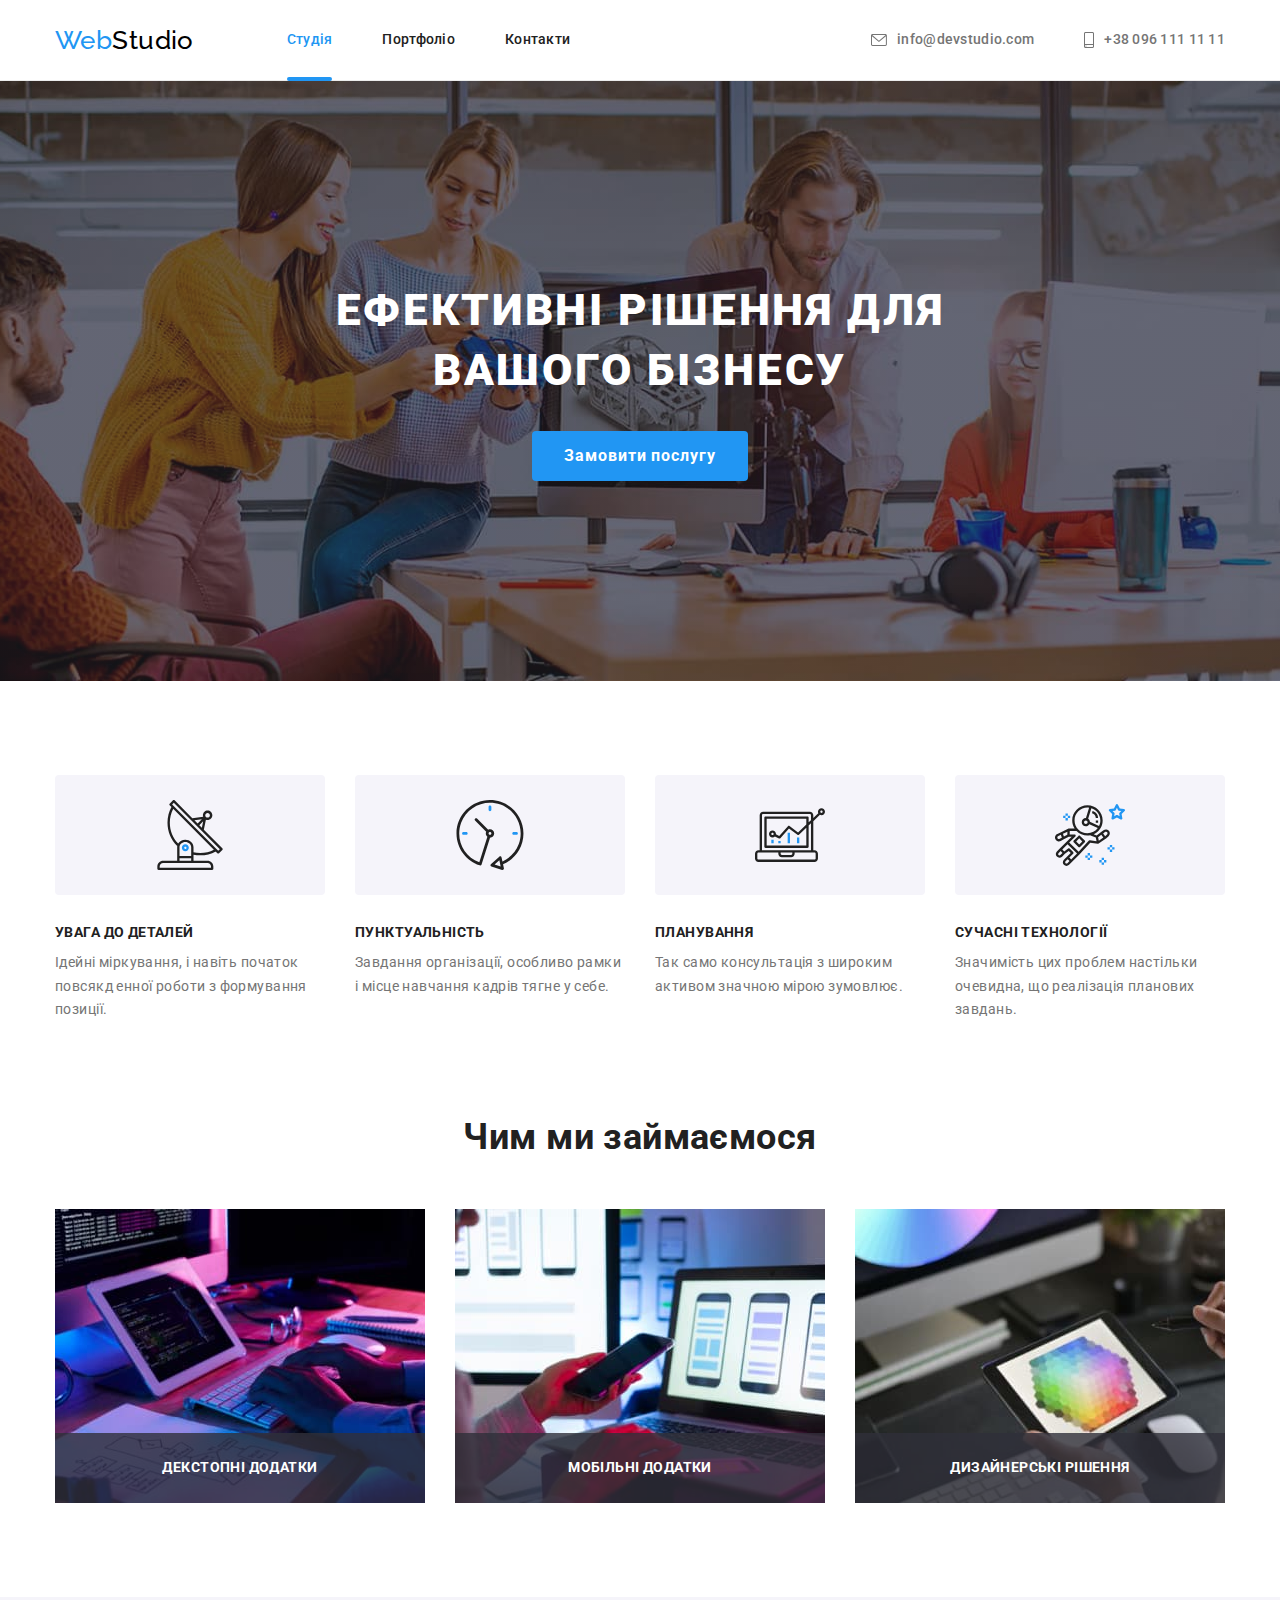
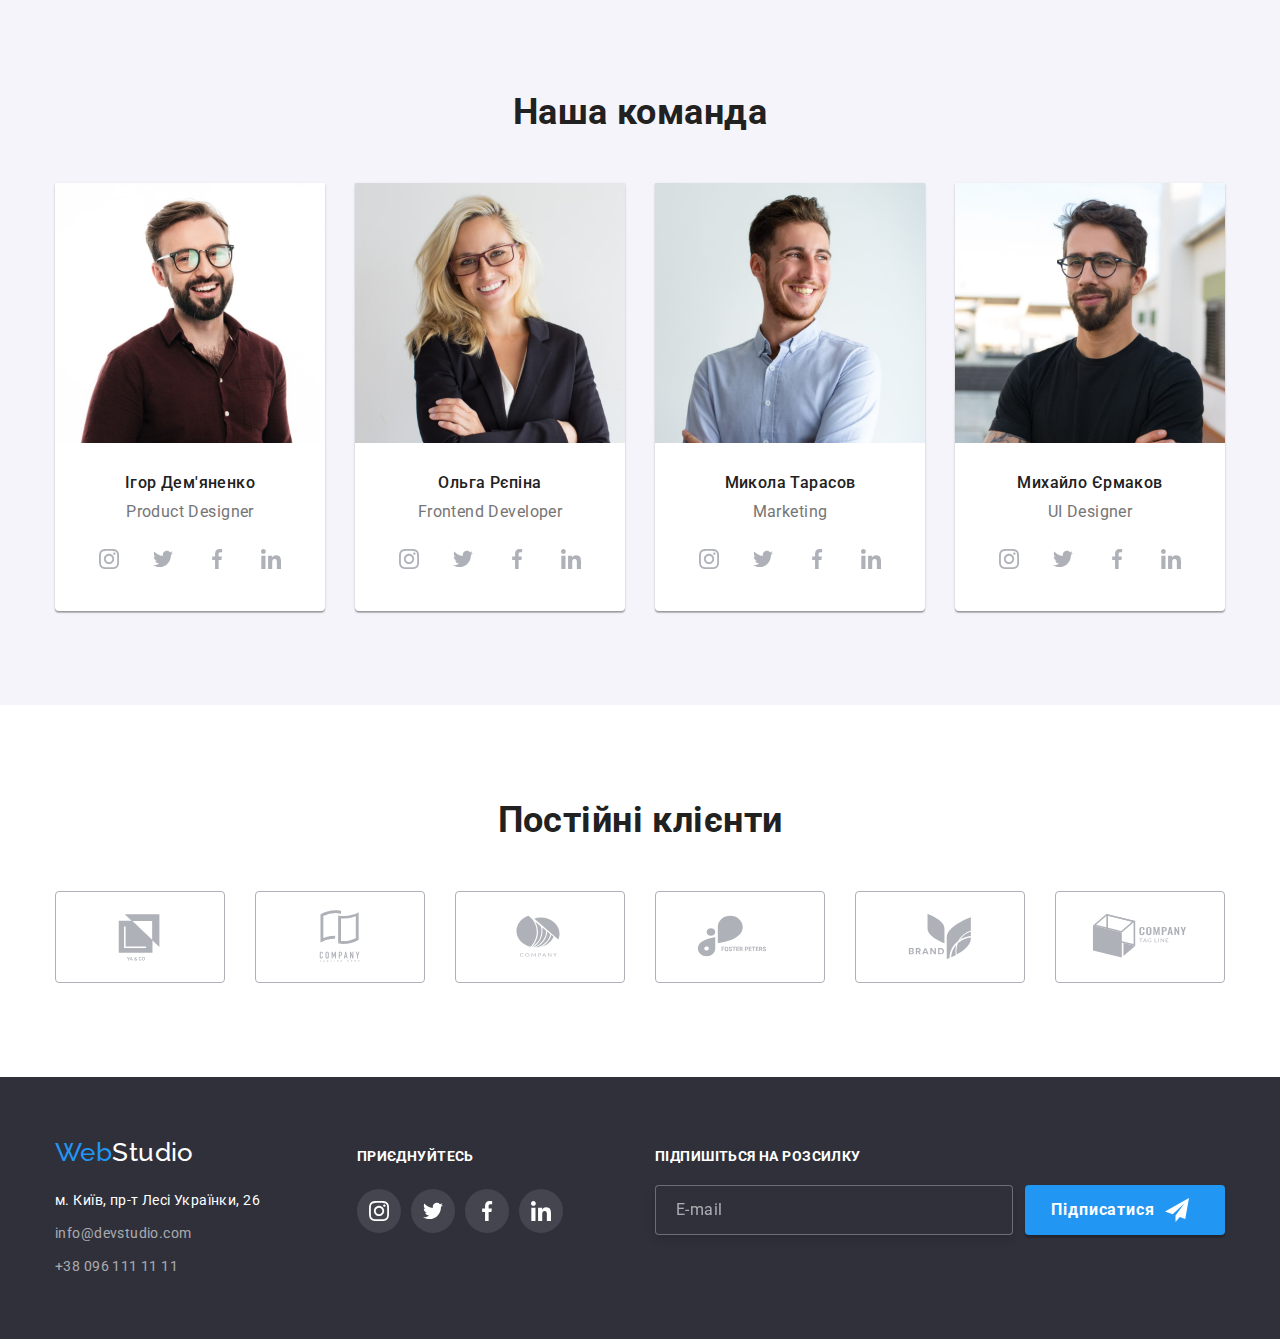
<file: index.html>
<!DOCTYPE html>
<html lang="uk">
  <head>
    <meta charset="UTF-8" />
    <meta http-equiv="X-UA-Compatible" content="IE=edge" />
    <meta name="viewport" content="width=device-width, initial-scale=1.0" />
    <title>WebStudio</title>
    <link
      href="https://fonts.googleapis.com/css2?family=Raleway:wght@700&family=Roboto:wght@400;500;700;900&display=swap"
      rel="stylesheet"
    />
    <link
      rel="stylesheet"
      href="https://cdn.jsdelivr.net/npm/modern-normalize@1.1.0/modern-normalize.min.css"
    />
        <link rel="stylesheet" href="./css/main.min.css" />
  </head>

  <body>
    <!-- Header -->
    <header class="page-header">
      <div class="container page-header-container">
        <a class="logo" href="./index.html"
          ><span class="logo__part-web">Web</span>Studio</a
        >
        <!-- Nav -->
        <nav class="page-navigation">
          <ul class="list menu">
            <li class="menu__item">
              <a class="menu__link menu__link_current" href="./index.html">Студія</a>
            </li>
            <li class="menu__item">
              <a class="menu__link" href="./portfolio.html">Портфоліо</a>
            </li>
            <li class="menu__item">
              <a class="menu__link" href="">Контакти</a>
            </li>
          </ul>
        </nav>

        <ul class="list contacts">
          <li>
            <a class="contacts__email-header" href="mailto:info@devstudio.com">
              <svg class="email-header__icon" width="16" height="12">
                <use href="./images/icons.svg#icon-email"></use></svg
              >info@devstudio.com</a
            >
          </li>
          <li>
            <a class="contacts__phone-header" href="tel:+380961111111">
              <svg class="phone-header__icon" width="10" height="16">
                <use href="./images/icons.svg#icon-phone"></use></svg
              >+38 096 111 11 11</a
            >
          </li>
        </ul>
      </div>
    </header>
    <!-- Main -->
    <main>
      <!-- Section 1 -->
      <section class="hero">
        <div class="container">
          <h1 class="hero-title">Ефективні рішення для вашого бізнесу</h1>
          <button type="button" class="modal-button" data-modal-open>
            Замовити послугу
          </button>
        </div>
      </section>

      <!--Section 2  -->
      <section class="section">
        <div class="container container-benefits">
          <h2 class="visually-hidden">Наші переваги</h2>
          <ul class="list benefits-menu">
            <li class="benefits-menu__item">
              <div class="benefits-menu__icon">
                <svg width="70" height="70">
                  <use href="./images/icons.svg#icon-antenna"></use>
                </svg>
              </div>
              <h3 class="benefits-menu__title">УВАГА ДО ДЕТАЛЕЙ</h3>
              <p class="benefits-menu__text">
                Ідейні міркування, і навіть початок повсякд енної роботи з
                формування позиції.
              </p>
            </li>

            <li class="benefits-menu__item">
              <div class="benefits-menu__icon">
                <svg width="70" height="70">
                  <use href="./images/icons.svg#icon-clock"></use>
                </svg>
              </div>
              <h3 class="benefits-menu__title">ПУНКТУАЛЬНІСТЬ</h3>
              <p class="benefits-menu__text">
                Завдання організації, особливо рамки і місце навчання кадрів
                тягне у себе.
              </p>
            </li>
            <li class="benefits-menu__item">
              <div class="benefits-menu__icon">
                <svg width="70" height="70">
                  <use href="./images/icons.svg#icon-diagram"></use>
                </svg>
              </div>
              <h3 class="benefits-menu__title">ПЛАНУВАННЯ</h3>
              <p class="benefits-menu__text">
                Так само консультація з широким активом значною мірою зумовлює.
              </p>
            </li>
            <li class="benefits-menu__item">
              <div class="benefits-menu__icon">
                <svg width="70" height="70">
                  <use href="./images/icons.svg#icon-astronaut"></use>
                </svg>
              </div>
              <h3 class="benefits-menu__title">СУЧАСНІ ТЕХНОЛОГІЇ</h3>
              <p class="benefits-menu__text">
                Значимість цих проблем настільки очевидна, що реалізація
                планових завдань.
              </p>
            </li>
          </ul>
        </div>
      </section>

      <!--Section 3  -->
      <section class="work-section">
        <div class="container">
          <h2 class="secondary-title">Чим ми займаємося</h2>
          <ul class="list work">
            <li class="work__img">
              <div class="work__overlay-img">
                <img src="./images/leptop.jpg" alt="ноутбук" width="370" />
                <p class="work__text-img">Декстопні додатки</p>
              </div>
            </li>

            <li class="work__img">
              <div class="work__overlay-img">
                <img src="./images/smartfon.jpg" alt="смартфон" width="370" />
                <p class="work__text-img">Мобільні додатки</p>
              </div>
            </li>

            <li class="work__img">
              <div class="work__overlay-img">
                <img src="./images/tablet.jpg" alt="планшет" width="370" />
                <p class="work__text-img">Дизайнерські рішення</p>
              </div>
            </li>
          </ul>
        </div>
      </section>

      <!-- Section 4 -->
      <section class="section team-section">
        <div class="container">
          <h2 class="secondary-title">Наша команда</h2>
          <ul class="list team">
            <li class="team__person-card">
              <img src="./images/foto1.jpg" alt="Ігор Дем'яненко" width="270" />
              <div class="team__description-person-card">
                <h3 class="team__name-person">Ігор Дем'яненко</h3>
                <p class="team__profession-person" lang="en">Product Designer</p>
                <ul class="social-list list">
                  <li>
                    <a href="" class="social-list__link">
                      <svg
                        lang="en"
                        aria-label="instagram"
                        class="social-list__icon"
                      >
                        <use href="./images/icons.svg#icon-instagram"></use>
                      </svg>
                    </a>
                  </li>
                  <li>
                    <a href="" class="social-list__link">
                      <svg
                        lang="en"
                        aria-label="twitter"
                        class="social-list__icon"
                      >
                        <use href="./images/icons.svg#icon-twitter"></use>
                      </svg>
                    </a>
                  </li>
                  <li>
                    <a href="" class="social-list__link">
                      <svg
                        lang="en"
                        aria-label="facebook"
                        class="social-list__icon"
                      >
                        <use href="./images/icons.svg#icon-facebook"></use>
                      </svg>
                    </a>
                  </li>
                  <li>
                    <a href="" class="social-list__link">
                      <svg
                        lang="en"
                        aria-label="linkedin"
                        class="social-list__icon"
                      >
                        <use href="./images/icons.svg#icon-linkedin"></use>
                      </svg>
                    </a>
                  </li>
                </ul>
              </div>
            </li>

            <li class="team__person-card">
              <img src="./images/foto2.jpg" alt="Ольга Рєпіна" width="270" />
              <div class="team__description-person-card">
                <h3 class="team__name-person">Ольга Рєпіна</h3>
                <p class="team__profession-person" lang="en">Frontend Developer</p>
                <ul class="social-list list">
                  <li>
                    <a href="" class="social-list__link">
                      <svg
                        lang="en"
                        aria-label="instagram"
                        class="social-list__icon"
                      >
                        <use href="./images/icons.svg#icon-instagram"></use>
                      </svg>
                    </a>
                  </li>
                  <li>
                    <a href="" class="social-list__link">
                      <svg
                        lang="en"
                        aria-label="twitter"
                        class="social-list__icon"
                      >
                        <use href="./images/icons.svg#icon-twitter"></use>
                      </svg>
                    </a>
                  </li>
                  <li>
                    <a href="" class="social-list__link">
                      <svg
                        lang="en"
                        aria-label="facebook"
                        class="social-list__icon"
                      >
                        <use href="./images/icons.svg#icon-facebook"></use>
                      </svg>
                    </a>
                  </li>
                  <li>
                    <a href="" class="social-list__link">
                      <svg
                        lang="en"
                        aria-label="linkedin"
                        class="social-list__icon"
                      >
                        <use href="./images/icons.svg#icon-linkedin"></use>
                      </svg>
                    </a>
                  </li>
                </ul>
              </div>
            </li>

            <li class="team__person-card">
              <img src="./images/foto3.jpg" alt="Микола Тарасов" width="270" />
              <div class="team__description-person-card">
                <h3 class="team__name-person">Микола Тарасов</h3>
                <p class="team__profession-person" lang="en">Marketing</p>
                <ul class="social-list list">
                  <li>
                    <a href="" class="social-list__link">
                      <svg
                        lang="en"
                        aria-label="instagram"
                        class="social-list__icon"
                      >
                        <use href="./images/icons.svg#icon-instagram"></use>
                      </svg>
                    </a>
                  </li>
                  <li>
                    <a href="" class="social-list__link">
                      <svg
                        lang="en"
                        aria-label="twitter"
                        class="social-list__icon"
                      >
                        <use href="./images/icons.svg#icon-twitter"></use>
                      </svg>
                    </a>
                  </li>
                  <li>
                    <a href="" class="social-list__link">
                      <svg
                        lang="en"
                        aria-label="facebook"
                        class="social-list__icon"
                      >
                        <use href="./images/icons.svg#icon-facebook"></use>
                      </svg>
                    </a>
                  </li>
                  <li>
                    <a href="" class="social-list__link">
                      <svg
                        lang="en"
                        aria-label="linkedin"
                        class="social-list__icon"
                      >
                        <use href="./images/icons.svg#icon-linkedin"></use>
                      </svg>
                    </a>
                  </li>
                </ul>
              </div>
            </li>

            <li class="team__person-card">
              <img src="./images/foto4.jpg" alt="Михайло Єрмаков" width="270" />
              <div class="team__description-person-card">
                <h3 class="team__name-person">Михайло Єрмаков</h3>
                <p class="team__profession-person" lang="en">UI Designer</p>
                <ul class="social-list list">
                  <li>
                    <a href="" class="social-list__link">
                      <svg
                        lang="en"
                        aria-label="instagram"
                        class="social-list__icon"
                      >
                        <use href="./images/icons.svg#icon-instagram"></use>
                      </svg>
                    </a>
                  </li>
                  <li>
                    <a href="" class="social-list__link">
                      <svg
                        lang="en"
                        aria-label="twitter"
                        class="social-list__icon"
                      >
                        <use href="./images/icons.svg#icon-twitter"></use>
                      </svg>
                    </a>
                  </li>
                  <li>
                    <a href="" class="social-list__link">
                      <svg
                        lang="en"
                        aria-label="facebook"
                        class="social-list__icon"
                      >
                        <use href="./images/icons.svg#icon-facebook"></use>
                      </svg>
                    </a>
                  </li>
                  <li>
                    <a href="" class="social-list__link">
                      <svg
                        lang="en"
                        aria-label="linkedin"
                        class="social-list__icon"
                      >
                        <use href="./images/icons.svg#icon-linkedin"></use>
                      </svg>
                    </a>
                  </li>
                </ul>
              </div>
            </li>
          </ul>
        </div>
      </section>
      <!-- Section 5 -->
      <section class="section">
        <div class="container">
          <h2 class="secondary-title">Постійні клієнти</h2>
          <ul class="list clients-menu">
            <li>
              <a
                class="clients-menu__link"
                href=""
                rel="noopener nooferrer"
                target="_blank"
                aria-label="logo1"
              >
                <svg class="clients-menu__icon" width="106" height="60">
                  <use href="./images/icons.svg#icon-Logo1"></use>
                </svg>
              </a>
            </li>
            <li>
              <a
                class="clients-menu__link"
                href=""
                rel="noopener nooferrer"
                target="_blank"
                aria-label="logo1"
              >
                <svg class="clients-menu__icon" width="106" height="60">
                  <use href="./images/icons.svg#icon-Logo2"></use>
                </svg>
              </a>
            </li>
            <li>
              <a
                class="clients-menu__link"
                href=""
                rel="noopener nooferrer"
                target="_blank"
                aria-label="logo1"
              >
                <svg class="clients-menu__icon" width="106" height="60">
                  <use href="./images/icons.svg#icon-Logo3"></use>
                </svg>
              </a>
            </li>
            <li>
              <a
                class="clients-menu__link"
                href=""
                rel="noopener nooferrer"
                target="_blank"
                aria-label="logo1"
              >
                <svg class="clients-menu__icon" width="106" height="60">
                  <use href="./images/icons.svg#icon-Logo4"></use>
                </svg>
              </a>
            </li>
            <li>
              <a
                class="clients-menu__link"
                href=""
                rel="noopener nooferrer"
                target="_blank"
                aria-label="logo1"
              >
                <svg class="clients-menu__icon" width="106" height="60">
                  <use href="./images/icons.svg#icon-Logo5"></use>
                </svg>
              </a>
            </li>
            <li>
              <a
                class="clients-menu__link"
                href=""
                rel="noopener nooferrer"
                target="_blank"
                aria-label="logo1"
              >
                <svg class="clients-menu__icon" width="106" height="60">
                  <use href="./images/icons.svg#icon-Logo6"></use>
                </svg>
              </a>
            </li>
          </ul>
        </div>
      </section>
    </main>

    <!-- Footer -->
    <footer class="footer-studio">
      <div class="container general-footer">
        <div class="contacts-footer">
          <a class="logo" href="./index.html"
            ><span class="logo__part-web">Web</span
            ><span class="logo__part-studio">Studio</span></a
          >
          <address class="footer-address">
            <ul class="list">
              <li class="footer-address__item">
                <a
                  class="footer-address__address"
                  href="https://goo.gl/maps/8H2E5bX3g8Qr2Y2R6"
                  target="_blank"
                  rel="noopener noreferrer nofollow "
                  >м. Київ, пр-т Лесі Українки, 26</a
                >
              </li>
              <li class="footer-address__item">
                <a class="footer-address__email" href="mailto:info@devstudio.com"
                  >info@devstudio.com</a
                >
              </li>
              <li class="footer-address__item">
                <a class="footer-address__phone" href="tel:+380961111111"
                  >+38 096 111 11 11</a
                >
              </li>
            </ul>
          </address>
        </div>
        <div class="social-footer">
          <strong class="title-social-list-footer">Приєднуйтесь</strong>
          <ul class="footer-social-list list">
            <li>
              <a href="" class="footer-social__link">
                <svg
                  lang="en"
                  aria-label="instagram icon"
                  class="footer-social__icon"
                >
                  <use href="./images/icons.svg#icon-instagram"></use>
                </svg>
              </a>
            </li>
            <li>
              <a href="" class="footer-social__link">
                <svg
                  lang="en"
                  aria-label="twitter icon"
                  class="footer-social__icon"
                >
                  <use href="./images/icons.svg#icon-twitter"></use>
                </svg>
              </a>
            </li>
            <li>
              <a href="" class="footer-social__link">
                <svg
                  lang="en"
                  aria-label="facebook icon"
                  class="footer-social__icon"
                >
                  <use href="./images/icons.svg#icon-facebook"></use>
                </svg>
              </a>
            </li>
            <li>
              <a href="" class="footer-social__link">
                <svg
                  lang="en"
                  aria-label="linkedin icon"
                  class="footer-social__icon"
                >
                  <use href="./images/icons.svg#icon-linkedin"></use>
                </svg>
              </a>
            </li>
          </ul>
        </div>
        <div class="submit-footer">
          <p class="title-submit-footer">Підпишіться на розсилку</p>

          <form class="subscription-form">
            <label>
              <input
                type="email"
                class="subscription-form__btn-email"
                name="email"
                placeholder="E-mail"
              />
            </label>
            <button type="submit" class="subscription-form__btn">
              Підписатися
              <svg class="icon-send" width="24" height="24">
                <use href="./images/icons.svg#icon-send"></use>
              </svg>
            </button>
          </form>
        </div>
      </div>
    </footer>
    <div class="backdrop is-hidden" data-modal>
      <div class="modal">
        <button type="button" class="modal-close-btn" data-modal-close>
          <svg class="modal-close-icon" width="18" height="18">
            <use href="./images/icons.svg#icon-close"></use>
          </svg>
        </button>

        <p class="form-modal-title">Залиште свої дані, ми вам передзвонимо</p>
        <form class="modal-form">
          <label class="modal-form-field">
            <span class="modal-form-field-name">Імʼя</span>
            <span class="modal-form-input-wrapper">
              <input
                type="text"
                class="modal-form-input"
                required
                pattern="[a-zA-Zа-яА-ЯіІїЇ`ʼ]+"
                name="user_name"
                placeholder=""
              />
              <svg class="icon-form-modal">
                <use href="./images/icons.svg#icon-person-btn"></use>
              </svg>
            </span>
          </label>
          <label class="modal-form-field">
            <span class="modal-form-field-name">Телефон</span>
            <span class="modal-form-input-wrapper">
              <input
                type="tel"
                class="modal-form-input"
                required
                pattern="[0-9]{3}-[0-9]{3}-[0-9]{2}-[0-9]{2}"
                title="xxx-xxx-xx-xx"
                name="user_phone"
                placeholder=""
              />
              <svg class="icon-form-modal">
                <use href="./images/icons.svg#icon-phone-btn"></use>
              </svg>
            </span>
          </label>
          <label class="modal-form-field">
            <span class="modal-form-field-name">Пошта</span>
            <span class="modal-form-input-wrapper">
              <input
                type="email"
                class="modal-form-input"
                required
                name="user_email"
              />
              <svg class="icon-form-modal">
                <use href="./images/icons.svg#icon-email-btn"></use>
              </svg>
            </span>
          </label>
          <label class="modal-form-field">
            <span class="modal-form-field-name">Коментар</span>
            <textarea
              name="user_message"
              class="modal-form-message"
              placeholder="Введіть текст"
            ></textarea>
          </label>
          <label class="modal-form-check-field">
            <input
              type="checkbox"
              class="modal-form-check"
              name="user_policy"
              required
            />
            <svg class="modal-form-own-checkbox">
              <use
                class="modal-form-own-checkbox-icon"
                href="./images/icons.svg#icon-vector"
              ></use>
            </svg>
            Погоджуюся з розсилкою та приймаю&nbsp;<a href="" class="consent"
              >Умови договору</a
            >
          </label>
          <button type="submit" class="modal-form-sumbit">Відправити</button>
        </form>
      </div>
    </div>
    <script src="./js/modal.js"></script>
  </body>
</html>
</file>
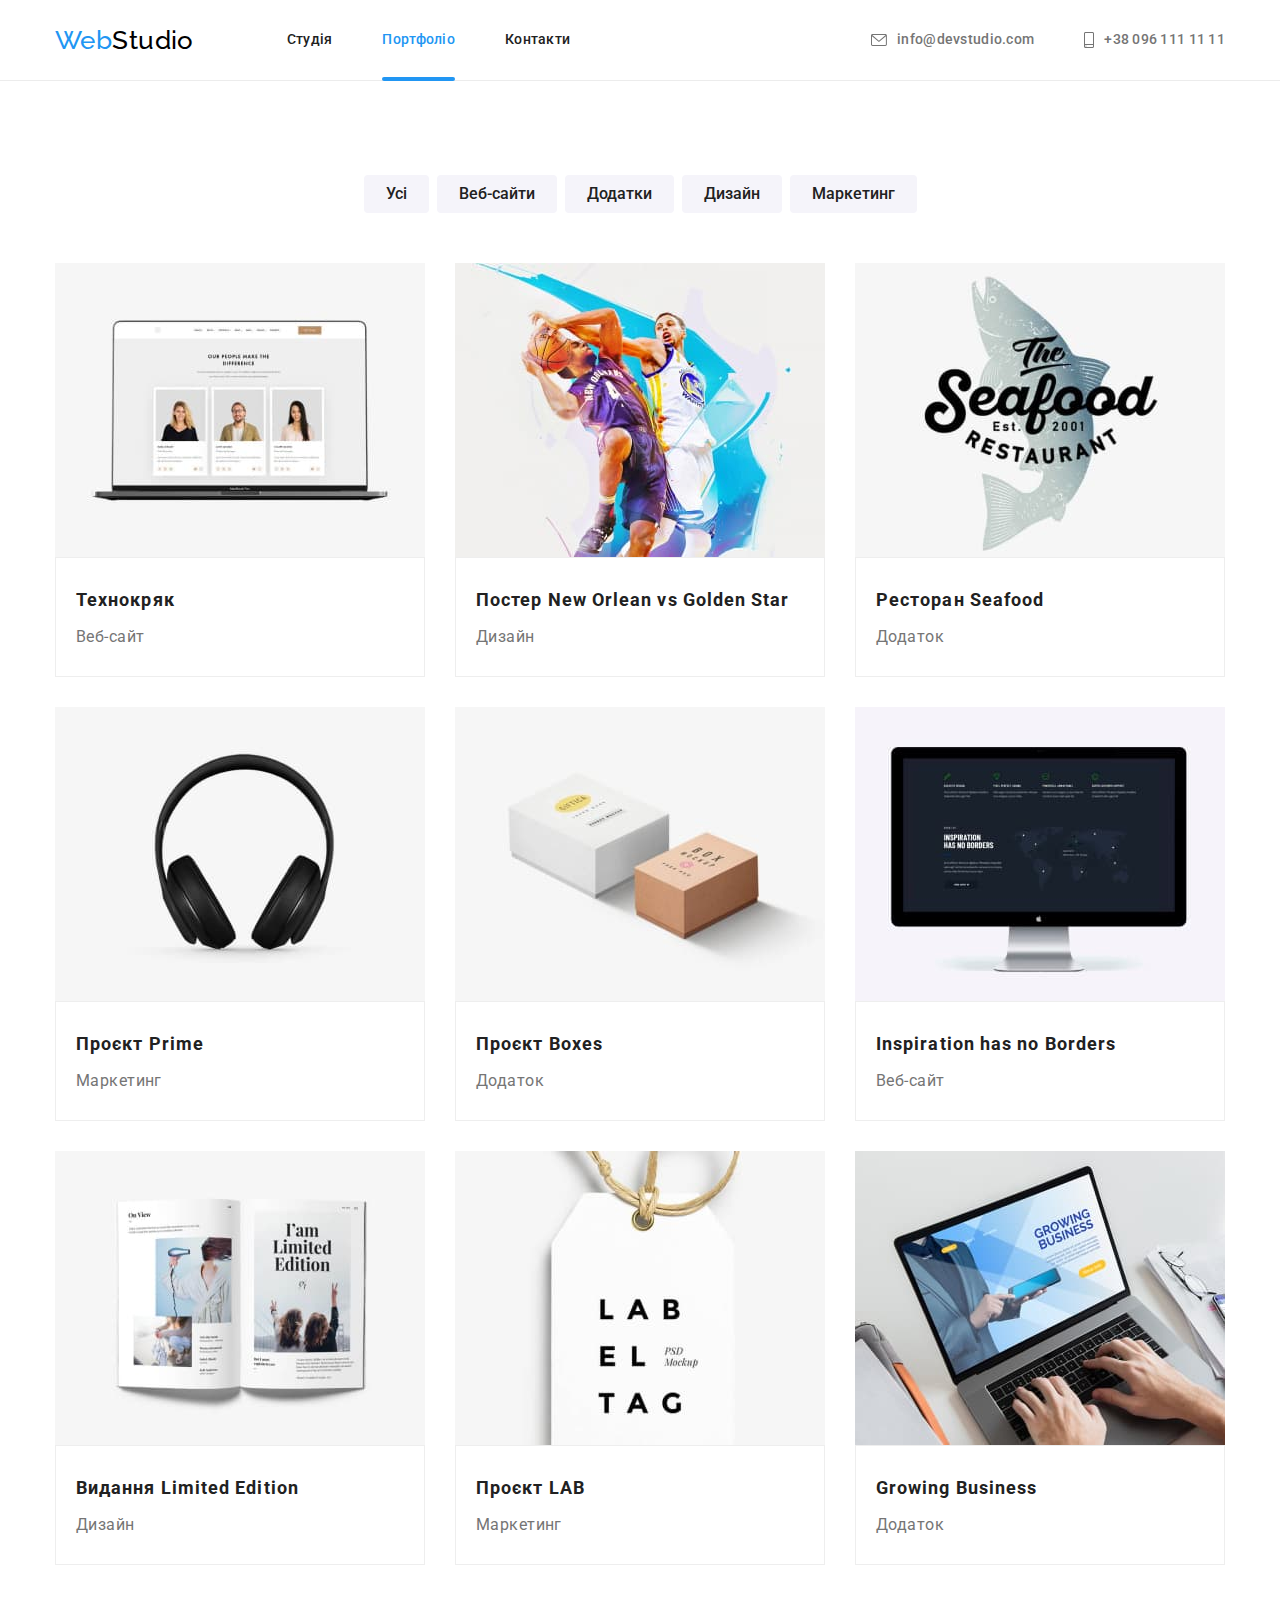
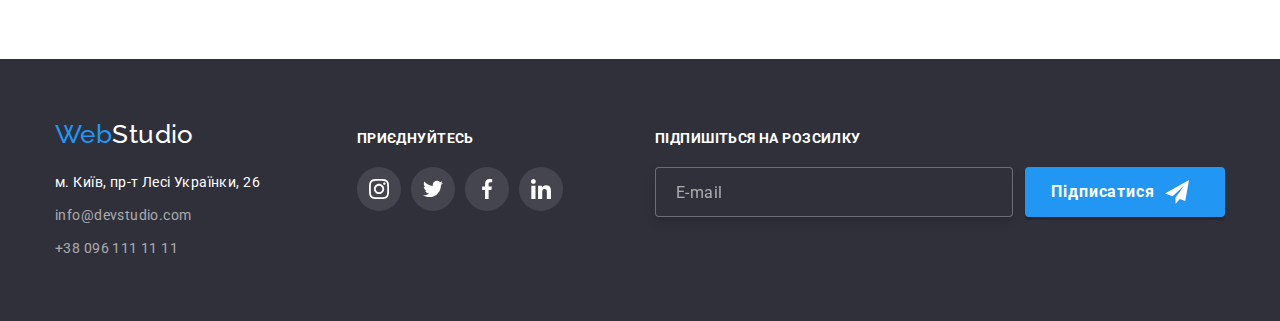
<file: portfolio.html>
<!DOCTYPE html>
<html lang="uk">
  <head>
    <meta charset="UTF-8" />
    <meta http-equiv="X-UA-Compatible" content="IE=edge" />
    <meta name="viewport" content="width=device-width, initial-scale=1.0" />
    <title>Portfolio</title>
    <link
      href="https://fonts.googleapis.com/css2?family=Raleway:wght@700&family=Roboto:wght@400;500;700;900&display=swap"
      rel="stylesheet"
    />
    <link
      rel="stylesheet"
      href="https://cdn.jsdelivr.net/npm/modern-normalize@1.1.0/modern-normalize.min.css"
    />
    <link rel="stylesheet" href="./css/main.min.css" />
  </head>

  <body>
    <!-- Header -->
    <header class="page-header">
      <div class="container page-header-container">
        <a class="logo" href="./index.html"
          ><span class="logo__part-web">Web</span>Studio</a
        >
        <!-- Nav -->
        <nav class="page-navigation">
          <ul class="list menu">
            <li class="menu__item">
              <a class="menu__link" href="./index.html">Студія</a>
            </li>
            <li class="menu__item">
              <a class="menu__link menu__link_current" href="./portfolio.html"
                >Портфоліо</a
              >
            </li>
            <li class="menu__item">
              <a class="menu__link" href="">Контакти</a>
            </li>
          </ul>
        </nav>

        <ul class="list contacts">
          <li class="">
            <a class="contacts__email-header contacts_email-header_color" href="mailto:info@devstudio.com">
              <svg class="email-header__icon email-header_icon_color" width="16" height="12">
                <use href="./images/icons.svg#icon-email"></use></svg
              >info@devstudio.com</a
            >
          </li>
          <li class="">
            <a class="contacts__phone-header contacts_phone-header_color" href="tel:+380961111111">
              <svg class="phone-header__icon phone-header_icon_color" width="10" height="16">
                <use href="./images/icons.svg#icon-phone"></use></svg
              >+38 096 111 11 11</a
            >
          </li>
        </ul>
      </div>
    </header>
    <!-- Main -->
    <main>
      <!-- Section -->
      <section class="portfolio">
        <div class="container">
          <h1 class="visually-hidden">Портфоліо</h1>
          <ul class="list portfolio-btn">
            <li>
              <button type="button" class="portfolio-btn__link">Усі</button>
            </li>
            <li>
              <button type="button" class="portfolio-btn__link">
                Веб-сайти
              </button>
            </li>
            <li>
              <button type="button" class="portfolio-btn__link">Додатки</button>
            </li>
            <li>
              <button type="button" class="portfolio-btn__link">Дизайн</button>
            </li>
            <li>
              <button type="button" class="portfolio-btn__link">
                Маркетинг
              </button>
            </li>
          </ul>

          <ul class="list portfolio-card">
            <li class="portfolio-card__bgc">
              <a href="#" class="portfolio-card__link">
                <div class="portfolio-card__overlay">
                  <img
                    src="./images/portfolio1.jpg"
                    alt="Сторінка веб-сайту, на якому зображені портфоліо Sara Orant, Luke Jacobs, Claire Olson"
                    width="370"
                  />
                  <p class="portfolio-card__overlay-description">
                    Ресурс пропонує комплексні пропозиції з різним рівнем
                    функціоналу та сервісів. Все це дозволить відвідувачу
                    отримати вичерпні відомості про компанію чи приватну особу.
                  </p>
                </div>
                <div class="portfolio-card__block">
                  <h2 class="portfolio-card__title">Технокряк</h2>
                  <p class="portfolio-card__text">Веб-сайт</p>
                </div>
              </a>
            </li>
            <li class="portfolio-card__bgc">
              <a class="portfolio-card__link" href="#">
                <div class="portfolio-card__overlay">
                  <img
                    src="./images/portfolio2.jpg"
                    alt="Постер з двома баскетболістами"
                    width="370"
                  />
                  <p class="portfolio-card__overlay-description">
                    Ресурс пропонує комплексні пропозиції з різним рівнем
                    функціоналу та сервісів. Все це дозволить відвідувачу
                    отримати вичерпні відомості про компанію чи приватну особу.
                  </p>
                </div>
                <div class="card">
                  <h2 class="portfolio-card__title">
                    Постер New Orlean vs Golden Star
                  </h2>
                  <p class="portfolio-card__text">Дизайн</p>
                </div>
              </a>
            </li>
            <li class="portfolio-card__bgc">
              <a class="portfolio-card__link" href="">
                <div class="portfolio-card__overlay">
                  <img
                    src="./images/portfolio3.jpg"
                    alt="Логотип ресторану Seafood  у вигляді риби"
                    width="370"
                  />
                  <p class="portfolio-card__overlay-description">
                    Ресурс пропонує комплексні пропозиції з різним рівнем
                    функціоналу та сервісів. Все це дозволить відвідувачу
                    отримати вичерпні відомості про компанію чи приватну особу.
                  </p>
                </div>
                <div class="portfolio-card__block">
                  <h2 class="portfolio-card__title">Ресторан Seafood</h2>
                  <p class="portfolio-card__text">Додаток</p>
                </div>
              </a>
            </li>
            <li class="portfolio-card__bgc">
              <a class="portfolio-card__link" href="">
                <div class="portfolio-card__overlay">
                  <img
                    src="./images/portfolio4.jpg"
                    alt="Навушники"
                    width="370"
                  />
                  <p class="portfolio-card__overlay-description">
                    Ресурс пропонує комплексні пропозиції з різним рівнем
                    функціоналу та сервісів. Все це дозволить відвідувачу
                    отримати вичерпні відомості про компанію чи приватну особу.
                  </p>
                </div>
                <div class="portfolio-card__block">
                  <h2 class="portfolio-card__title">Проєкт Prime</h2>
                  <p class="portfolio-card__text">Маркетинг</p>
                </div>
              </a>
            </li>
            <li class="portfolio-card__bgc">
              <a class="portfolio-card__link" href="">
                <div class="portfolio-card__overlay">
                  <img
                    src="./images/portfolio5.jpg"
                    alt="Коробка білого і коричневого кольорів"
                    width="370"
                  />
                  <p class="portfolio-card__overlay-description">
                    Ресурс пропонує комплексні пропозиції з різним рівнем
                    функціоналу та сервісів. Все це дозволить відвідувачу
                    отримати вичерпні відомості про компанію чи приватну особу.
                  </p>
                </div>
                <div class="portfolio-card__block">
                  <h2 class="portfolio-card__title">Проєкт Boxes</h2>
                  <p class="portfolio-card__text">Додаток</p>
                </div>
              </a>
            </li>
            <li class="portfolio-card__bgc">
              <a class="portfolio-card__link" href="">
                <div class="portfolio-card__overlay">
                  <img
                    src="./images/portfolio6.jpg"
                    alt="Сторінка веб-сайту Inspiration has no Borders"
                    width="370"
                  />
                  <p class="portfolio-card__overlay-description">
                    Ресурс пропонує комплексні пропозиції з різним рівнем
                    функціоналу та сервісів. Все це дозволить відвідувачу
                    отримати вичерпні відомості про компанію чи приватну особу.
                  </p>
                </div>
                <div class="portfolio-card__block">
                  <h2 class="portfolio-card__title">
                    Inspiration has no Borders
                  </h2>
                  <p class="portfolio-card__text">Веб-сайт</p>
                </div>
              </a>
            </li>
            <li class="portfolio-card__bgc">
              <a class="portfolio-card__link" href="">
                <div class="portfolio-card__overlay">
                  <img
                    src="./images/portfolio7.jpg"
                    alt="Видання Limited Edition"
                    width="370"
                  />
                  <p class="portfolio-card__overlay-description">
                    Ресурс пропонує комплексні пропозиції з різним рівнем
                    функціоналу та сервісів. Все це дозволить відвідувачу
                    отримати вичерпні відомості про компанію чи приватну особу.
                  </p>
                </div>
                <div class="portfolio-card__block">
                  <h2 class="portfolio-card__title">Видання Limited Edition</h2>
                  <p class="portfolio-card__text">Дизайн</p>
                </div>
              </a>
            </li>
            <li class="portfolio-card__bgc">
              <a class="portfolio-card__link" href="">
                <div class="portfolio-card__overlay">
                  <img
                    src="./images/portfolio8.jpg"
                    alt="Біла бірка із написом LAB EL TAG"
                    width="370"
                  />
                  <p class="portfolio-card__overlay-description">
                    Ресурс пропонує комплексні пропозиції з різним рівнем
                    функціоналу та сервісів. Все це дозволить відвідувачу
                    отримати вичерпні відомості про компанію чи приватну особу.
                  </p>
                </div>
                <div class="portfolio-card__block">
                  <h2 class="portfolio-card__title">Проєкт LAB</h2>
                  <p class="portfolio-card__text">Маркетинг</p>
                </div>
              </a>
            </li>
            <li class="portfolio-card__bgc">
              <a class="portfolio-card__link" href="">
                <div class="portfolio-card__overlay">
                  <img
                    src="./images/portfolio9.jpg"
                    alt="На ноутбуці зображений додаток Growing Business"
                    width="370"
                  />
                  <p class="portfolio-card__overlay-description">
                    Ресурс пропонує комплексні пропозиції з різним рівнем
                    функціоналу та сервісів. Все це дозволить відвідувачу
                    отримати вичерпні відомості про компанію чи приватну особу.
                  </p>
                </div>
                <div class="portfolio-card__block">
                  <h2 class="portfolio-card__title">Growing Business</h2>
                  <p class="portfolio-card__text">Додаток</p>
                </div>
              </a>
            </li>
          </ul>
        </div>
      </section>
    </main>

    <!-- Footer -->
    <footer class="footer-portfolio">
      <div class="container general-footer">
        <div class="contacts-footer">
          <a class="logo" href="./index.html"
            ><span class="logo__part-web">Web</span
            ><span class="logo__part-studio">Studio</span></a
          >
          <address class="footer-address">
            <ul class="list">
              <li class="footer-address__item">
                <a
                  class="footer-address__address"
                  href="https://goo.gl/maps/8H2E5bX3g8Qr2Y2R6"
                  target="_blank"
                  rel="noopener noreferrer nofollow "
                  >м. Київ, пр-т Лесі Українки, 26</a
                >
              </li>
              <li class="footer-address__item">
                <a
                  class="footer-address__email"
                  href="mailto:info@devstudio.com"
                  >info@devstudio.com</a
                >
              </li>
              <li class="footer-address__item">
                <a class="footer-address__phone" href="tel:+380961111111"
                  >+38 096 111 11 11</a
                >
              </li>
            </ul>
          </address>
        </div>
        <div class="social-icon-footer">
          <h2 class="title-social-list-footer">Приєднуйтесь</h2>
          <ul class="footer-social-list list">
            <li>
              <a href="" class="footer-social__link">
                <svg
                  lang="en"
                  aria-label="instagram icon"
                  class="footer-social__icon"
                >
                  <use href="./images/icons.svg#icon-instagram"></use>
                </svg>
              </a>
            </li>
            <li>
              <a href="" class="footer-social__link">
                <svg
                  lang="en"
                  aria-label="twitter icon"
                  class="footer-social__icon"
                >
                  <use href="./images/icons.svg#icon-twitter"></use>
                </svg>
              </a>
            </li>
            <li>
              <a href="" class="footer-social__link">
                <svg
                  lang="en"
                  aria-label="facebook icon"
                  class="footer-social__icon"
                >
                  <use href="./images/icons.svg#icon-facebook"></use>
                </svg>
              </a>
            </li>
            <li>
              <a href="" class="footer-social__link">
                <svg
                  lang="en"
                  aria-label="linkedin icon"
                  class="footer-social__icon"
                >
                  <use href="./images/icons.svg#icon-linkedin"></use>
                </svg>
              </a>
            </li>
          </ul>
        </div>
        <div class="submit-footer">
          <p class="title-submit-footer">Підпишіться на розсилку</p>

          <form class="subscription-form">
            <label>
              <input
                type="email"
                class="subscription-form__btn-email"
                name="email"
                placeholder="E-mail"
              />
            </label>
            <button type="submit" class="subscription-form__btn">
              Підписатися
              <svg class="icon-send" width="24" height="24">
                <use href="./images/icons.svg#icon-send"></use>
              </svg>
            </button>
          </form>
        </div>
      </div>
    </footer>
  </body>
</html>
</file>
<file: css/main.min.css>
:root{--accent-color: #2196f3;--main-font: "Roboto", sans-serif;--secondary-font: "Raleway", sans-serif;--main-text-color-dark: #212121;--secondary-text-color-dark: #757575;--secondary-text-color-light: #ffffff;--background-basic: #ffffff;--background-hero: #2f303a;--background-color-hero: #c4c4c4;--background-team: #f5f4fa;--background-btn: #f5f4fa;--background-footer: #2f303a;--background-modal-btn: #188ce8;--footer-contacts-color: rgba(255, 255, 255, 0.6);--border-color-header: #ececec;--boorder-color-card: #eeeeee;--border-form-modal: #303030;--icon-header-color: #757575;--icon-hover-color: #ffffff;--icon-color: #afb1b8;--icon-color-btn: #000000;--accent-color-icon: #2196f3;--transition-color: 250ms cubic-bezier(0.4, 0, 0.2, 1);--transition-bgc: 250ms cubic-bezier(0.4, 0, 0.2, 1)}.visually-hidden{position:absolute;white-space:nowrap;width:1px;height:1px;overflow:hidden;border:0;padding:0;clip:rect(0 0 0 0);clip-path:inset(50%);margin:-1px}h1,h2,h3,p{margin-top:0;margin-bottom:0}ul,ol{margin-top:0;margin-bottom:0;padding-left:0}a{text-decoration:none}img{display:block}button{cursor:pointer}div{display:block}.logo{text-decoration:none;font-weight:500}.list{list-style:none}body{font-family:"Roboto",sans-serif;font-size:14px;letter-spacing:.03em;background:var(--background-basic);color:var(--secondary-text-color-dark)}.section{padding-top:94px;padding-bottom:94px}.container{width:1200px;margin-left:auto;margin-right:auto;padding-left:15px;padding-right:15px}.logo{font-family:"Raleway";font-style:normal;font-size:26px;line-height:1.19;color:#000;margin-right:93px}.logo .logo__part-web{color:var(--accent-color)}.logo .logo__part-studio{color:var(--secondary-text-color-light)}.hero-title{font-weight:900;font-size:44px;line-height:1.36;text-align:center;letter-spacing:.06em;text-transform:uppercase;color:var(--secondary-text-color-light);width:696px;margin-left:auto;margin-right:auto;margin-bottom:30px}.secondary-title{font-size:36px;line-height:1.17;text-align:center;color:var(--main-text-color-dark);margin-bottom:50px}.backdrop{position:fixed;left:0px;top:0px;z-index:100;width:100%;height:100%;background-color:rgba(0,0,0,.5);transition:opacity 250ms ease,visibility 250ms ease}.backdrop.is-hidden{opacity:0;visibility:hidden;pointer-events:none}.modal-button{font-family:"Roboto",sans-serif;font-style:normal;width:216px;height:50px;font-weight:700;font-size:16px;line-height:1.87;display:flex;align-items:center;text-align:center;letter-spacing:.06em;border:none;border-radius:4px;color:var(--secondary-text-color-light);background:var(--accent-color);margin:auto;justify-content:center}.modal{position:absolute;top:50%;left:50%;transform:translate(-50%, -50%);width:528px;padding:40px 40px;background-color:var(--background-basic);box-shadow:0px 1px 3px rgba(0,0,0,.12),0px 1px 1px rgba(0,0,0,.14),0px 2px 1px rgba(0,0,0,.2);border-radius:4px}.modal-close-btn{position:absolute;display:flex;align-items:center;justify-content:center;width:30px;height:30px;padding:0;left:auto;top:8px;right:8px;background-color:rgba(0,0,0,0);border:1px solid rgba(0,0,0,.1);border-radius:50%}.modal-close-btn .modal-close-icon{fill:var(--icon-color-btn)}.modal-close-btn .modal-close-icon:hover,.modal-close-btn .modal-close-icon:focus{fill:var(--accent-color-icon)}.form-modal-title{font-family:var(--main-font);font-weight:700;font-size:20px;line-height:1.15;text-align:center;letter-spacing:.03em;color:var(--main-text-color-dark);margin-bottom:12px}.modal-form{display:flex;flex-direction:column}.modal-form-input{width:448px;height:40px;padding-left:42px;border:1px solid rgba(33,33,33,.2);border-radius:4px;transition:border-color var(--transition-color)}.modal-form-input:focus{outline:none;border-color:var(--accent-color)}.modal-form-input:focus+.icon-form-modal{fill:var(--accent-color);transition:color var(--transition-color)}.modal-form-field-name{display:block;font-size:12px;line-height:1.16;letter-spacing:.01em;color:var(--secondary-text-color-dark);margin-bottom:4px}.modal-form-field{margin-bottom:10px}.modal-form-input-wrapper{position:relative;display:block}.icon-form-modal{position:absolute;display:block;top:50%;left:12px;transform:translateY(-50%);display:block;width:18px;height:18px}.modal-form-message{width:448px;height:120px;padding:12px 16px;border:1px solid rgba(33,33,33,.2);border-radius:4px;resize:none;outline:none}.modal-form-message:focus{border-color:var(--accent-color);transition:border-color var(--transition-color)}.modal-form-message::placeholder{font-size:12px;line-height:1.16;letter-spacing:.01em;color:rgba(117,117,117,.5)}.modal-form-check-field{display:flex;align-items:center;justify-content:center;margin-bottom:30px}.modal-form-check{position:absolute;appearance:none}.modal-form-check:checked+.modal-form-own-checkbox{background-color:var(--accent-color);border-color:var(--accent-color);transition:color var(--transition-color),background-color var(--transition-bgc)}.modal-form-check:checked+.modal-form-own-checkbox .modal-form-own-checkbox-icon{display:block}.modal-form-own-checkbox{width:16px;height:15px;border:1px solid var(--border-form-modal);border-radius:2px;cursor:pointer;margin-right:10px}.modal-form-own-checkbox .modal-form-own-checkbox-icon{display:none;fill:var(--icon-hover-color)}.consent{text-decoration-line:underline;color:var(--accent-color)}.modal-form-sumbit{min-width:200px;height:50px;align-self:center;padding:10px 52px;border:1px solid var(--accent-color);border-radius:4px;background-color:rgba(0,0,0,0);font-weight:600;font-size:16px;line-height:1.33;letter-spacing:.06em;cursor:pointer;color:var(--secondary-text-color-light);background:var(--background-modal-btn);box-shadow:0px 4px 4px rgba(0,0,0,.15);transition:color var(--transition-color),background-color var(--transition-bgc)}.modal-form-sumbit:hover,.modal-form-sumbit:focus{background-color:var(--accent-color);color:var(--secondary-text-color-light)}.form-input{width:100%;height:40px;margin-bottom:20px;padding-left:20px;border:1px solid var(--border-form-modal)}.social-list{display:flex;justify-content:center;column-gap:10px}.social-list__link{display:flex;align-items:center;justify-content:center;width:44px;height:44px;border-radius:50%;background-color:var(--background-basic);transition:background-color var(--transition-bgc)}.social-list__link:hover,.social-list__link:focus{background-color:var(--accent-color)}.social-list__link:hover .social-list__icon,.social-list__link:focus .social-list__icon{fill:var(--icon-hover-color)}.social-list__icon{width:20px;height:20px;fill:var(--icon-color);transition:fill var(--transition-color)}.footer-social-list{display:flex;justify-content:center;column-gap:10px;margin-top:20px}.footer-social__link{display:flex;align-items:center;justify-content:center;width:44px;height:44px;border-radius:50%;background-color:rgba(255,255,255,.1);transition:background-color var(--transition-bgc)}.footer-social__link:hover,.footer-social__link:focus{background-color:var(--accent-color)}.footer-social__link:hover .footer-social__icon,.footer-social__link:focus .footer-social__icon{fill:var(--icon-hover-color)}.footer-social__icon{width:20px;height:20px;fill:var(--secondary-text-color-light)}.subscription-form{display:flex;align-items:center;margin-top:20px}.subscription-form__btn-email{width:358px;height:50px;margin:0;margin-right:12px;padding-left:20px;font-weight:400;font-size:16px;line-height:1.25;align-items:center;letter-spacing:.03em;color:rgba(255,255,255,.6);border:1px solid rgba(255,255,255,.3);filter:drop-shadow(0px 4px 4px rgba(0, 0, 0, 0.15));border-radius:4px;background:var(--background-footer)}.subscription-form__btn-email::placeholder{color:rgba(255,255,255,.6)}.subscription-form__btn{display:flex;align-items:center;text-align:center;justify-content:center;font-weight:700;width:200px;height:50px;font-size:16px;line-height:1.87;letter-spacing:.06em;border:none;border-radius:4px;margin-left:auto;margin-right:auto;color:var(--secondary-text-color-light);background:var(--accent-color);box-shadow:0px 3px 1px rgba(0,0,0,.1),0px 1px 2px rgba(0,0,0,.08),0px 2px 2px rgba(0,0,0,.12);transition:background-color var(--transition-bgc)}.subscription-form__btn:hover,.subscription-form__btn:focus{background-color:var(--background-modal-btn)}.subscription-form__btn::after{content:"";margin-left:10px;fill:var(--icon-hover-color);background-image:url(../images/icons.svg#icon-send)}.icon-send{margin-left:10px;fill:var(--icon-hover-color)}.submit-footer{margin-left:auto}.page-header-container{display:flex;align-items:center}.page-header{border-bottom:1px solid var(--border-color-header)}.page-header .page-navigation{display:flex;align-items:center}.page-header .menu{display:flex}.menu__item:not(:last-child){margin-right:50px}.menu__link{display:block;position:relative;line-height:1.14;letter-spacing:.02em;padding-top:32px;padding-bottom:32px;font-weight:500;color:var(--main-text-color-dark);transition:color var(--transition-color)}.menu__link:hover,.menu__link:focus{color:var(--accent-color)}.menu__link_current{color:var(--accent-color)}.menu__link_current::after{content:"";position:absolute;width:100%;height:4px;bottom:-1px;left:0;background-color:var(--accent-color);border-radius:2px;transition:color var(--transition-color),backgraund var(--transition-bgc)}.contacts{display:flex;margin-left:auto}.contacts__email-header{margin-right:50px}.contacts__email-header,.contacts__phone-header{display:flex;align-items:center;font-weight:500;line-height:1.14;letter-spacing:.02em;padding:32px 0;color:var(--secondary-text-color-dark);fill:currentColor;transition:color var(--transition-color)}.contacts__email-header:hover,.contacts__email-header:focus,.contacts__phone-header:hover,.contacts__phone-header:focus{color:var(--accent-color)}.email-header__icon,.phone-header__icon{margin-right:10px;fill:var(-icon-header-color)}.email-header__icon:hover,.email-header__icon:focus,.phone-header__icon:hover,.phone-header__icon:focus{fill:var(--accent-color)}.hero{background:var(--background-hero);padding:200px 0px;background-color:var(--background-color-hero);background-image:linear-gradient(rgba(47, 48, 58, 0.4), rgba(47, 48, 58, 0.4)),url("../images/hero/bg.jpg");background-position:center;background-repeat:no-repeat;max-width:1600px;margin-left:auto;margin-right:auto}.container-benefits{display:flex}.container-benefits .benefits-menu{display:flex;flex-wrap:wrap;gap:30px}.container-benefits .benefits-menu__item{flex-basis:calc((100% - 90px)/4)}.benefits-menu__icon{display:flex;align-items:center;justify-content:center;margin-bottom:30px;width:270px;height:120px;background-color:var(--background-btn);border-radius:4px}.benefits-menu__title{font-size:14px;line-height:1.14;text-transform:uppercase;color:var(--main-text-color-dark);margin-bottom:10px}.benefits-menu__text{line-height:1.71;color:var(--secondary-text-color-dark)}.work-section{padding-bottom:94px}.work-section .work{display:flex;flex-wrap:wrap;gap:30px}.work__img{flex-basis:calc((100% - 60px)/3)}.work__img .work__overlay-img{position:relative}.work__img .work__text-img{position:absolute;font-weight:700;font-size:14px;line-height:1.14;text-align:center;letter-spacing:.03em;text-transform:uppercase;width:370px;height:70px;padding:27px 0px;color:var(--secondary-text-color-light);background:rgba(47,48,58,.8);transform:translateY(-100%)}.team-section{background:var(--background-team)}.team-section .team{display:flex;flex-wrap:wrap;gap:30px}.team-section .team__person-card{width:270px;background:var(--background-basic);box-shadow:0px 1px 3px rgba(0,0,0,.12),0px 1px 1px rgba(0,0,0,.14),0px 2px 1px rgba(0,0,0,.2);border-radius:0px 0px 4px 4px;flex-basis:calc((100% - 90px)/4)}.team__description-person-card{padding-top:30px;padding-bottom:30px}.team__description-person-card .team__name-person{font-weight:500;font-size:16px;line-height:1.19;text-align:center;color:var(--main-text-color-dark);margin-bottom:10px}.team__description-person-card .team__profession-person{font-size:16px;line-height:1.19;text-align:center;margin-bottom:16px;color:var(--secondary-text-color-dark)}.clients-menu{display:flex;flex-wrap:wrap;gap:30px}.clients-menu__link{display:flex;align-items:center;justify-content:center;width:170px;height:92px;border:1px solid #afb1b8;border-radius:4px;color:var(--icon-color);background-color:var(--background-basic);transition:color var(--transition-color)}.clients-menu__link:hover,.clients-menu__link:focus{color:var(--accent-color-icon);border-color:var(--accent-color-icon)}.clients-menu__icon{fill:currentColor}.portfolio-btn{display:flex;margin-bottom:50px;justify-content:center;column-gap:8px}.portfolio-btn__link{font-family:inherit;font-style:normal;font-weight:500;font-size:16px;height:38px;padding:6px 22px;line-height:1.63;text-align:center;border:none;border-radius:4px;color:var(--main-text-color-dark);background:var(--background-btn);transition:color var(--transition-color),background-color var(--transition-bgc)}.portfolio-btn__link:active,.portfolio-btn__link:hover,.portfolio-btn__link:focus{color:var(--secondary-text-color-light);background-color:var(--accent-color);box-shadow:0px 3px 1px rgba(0,0,0,.1),0px 1px 2px rgba(0,0,0,.08),0px 2px 2px rgba(0,0,0,.12)}.portfolio{padding-top:94px;padding-bottom:94px}.portfolio .portfolio-card{display:flex;flex-wrap:wrap;gap:30px}.portfolio .portfolio-card__bgc{background:var(--background)}.card{padding:24px 20px 24px 20px;background:var(--background-basic);border-top:none;border:1px solid var(--boorder-color-card)}.portfolio-card__link{display:block}.portfolio-card__link:hover,.portfolio-card__link:focus{box-shadow:0px 1px 1px rgba(0,0,0,.12),0px 4px 4px rgba(0,0,0,.06),1px 4px 6px rgba(0,0,0,.16)}.portfolio-card__link:hover .portfolio-card__overlay-description,.portfolio-card__link:focus .portfolio-card__overlay-description{transform:translateY(0%)}.portfolio-card__overlay{position:relative;overflow:hidden}.portfolio-card__overlay .portfolio-card__overlay-description{position:absolute;top:0;left:0;height:100%;width:100%;font-size:18px;line-height:1.6;letter-spacing:.03em;padding:63px 24px;background-color:rgba(33,150,243,.9);color:var(--secondary-text-color-light);transform:translateY(100%);transition:transform var(--transition-bgc)}.portfolio-card__block{padding:24px 20px 24px 20px;background:var(--background-basic);border-top:none;border:1px solid var(--boorder-color-card)}.portfolio-card__title{font-size:18px;line-height:2;letter-spacing:.06em;margin-bottom:4px;color:var(--main-text-color-dark)}.portfolio-card__text{font-size:16px;line-height:1.88;color:var(--secondary-text-color-dark)}.footer-studio,.footer-portfolio{font-style:normal;line-height:1.71;background:var(--background-footer);padding-top:60px;padding-bottom:60px}.general-footer{display:flex;align-items:baseline}.general-footer .footer-address{margin-top:20px}.footer-address__item:not(:last-child){margin-bottom:9px}.footer-address__address{font-style:normal;color:var(--secondary-text-color-light);transition:color var(--transition-color)}.footer-address__address:hover,.footer-address__address:focus{color:var(--accent-color)}.footer-address__email,.footer-address__phone{font-style:normal;font-weight:normal;font-size:14px;line-height:1.71;color:var(--footer-contacts-color);transition:color var(--transition-color)}.footer-address__email:hover,.footer-address__email:focus,.footer-address__phone:hover,.footer-address__phone:focus{color:var(--accent-color)}.contacts-footer{margin-right:70px}.title-social-list-footer,.title-submit-footer{font-weight:700;font-size:14px;line-height:1.14;margin-top:0;text-transform:uppercase;letter-spacing:.03em;color:var(--secondary-text-color-light)}/*# sourceMappingURL=main.min.css.map */
</file>
